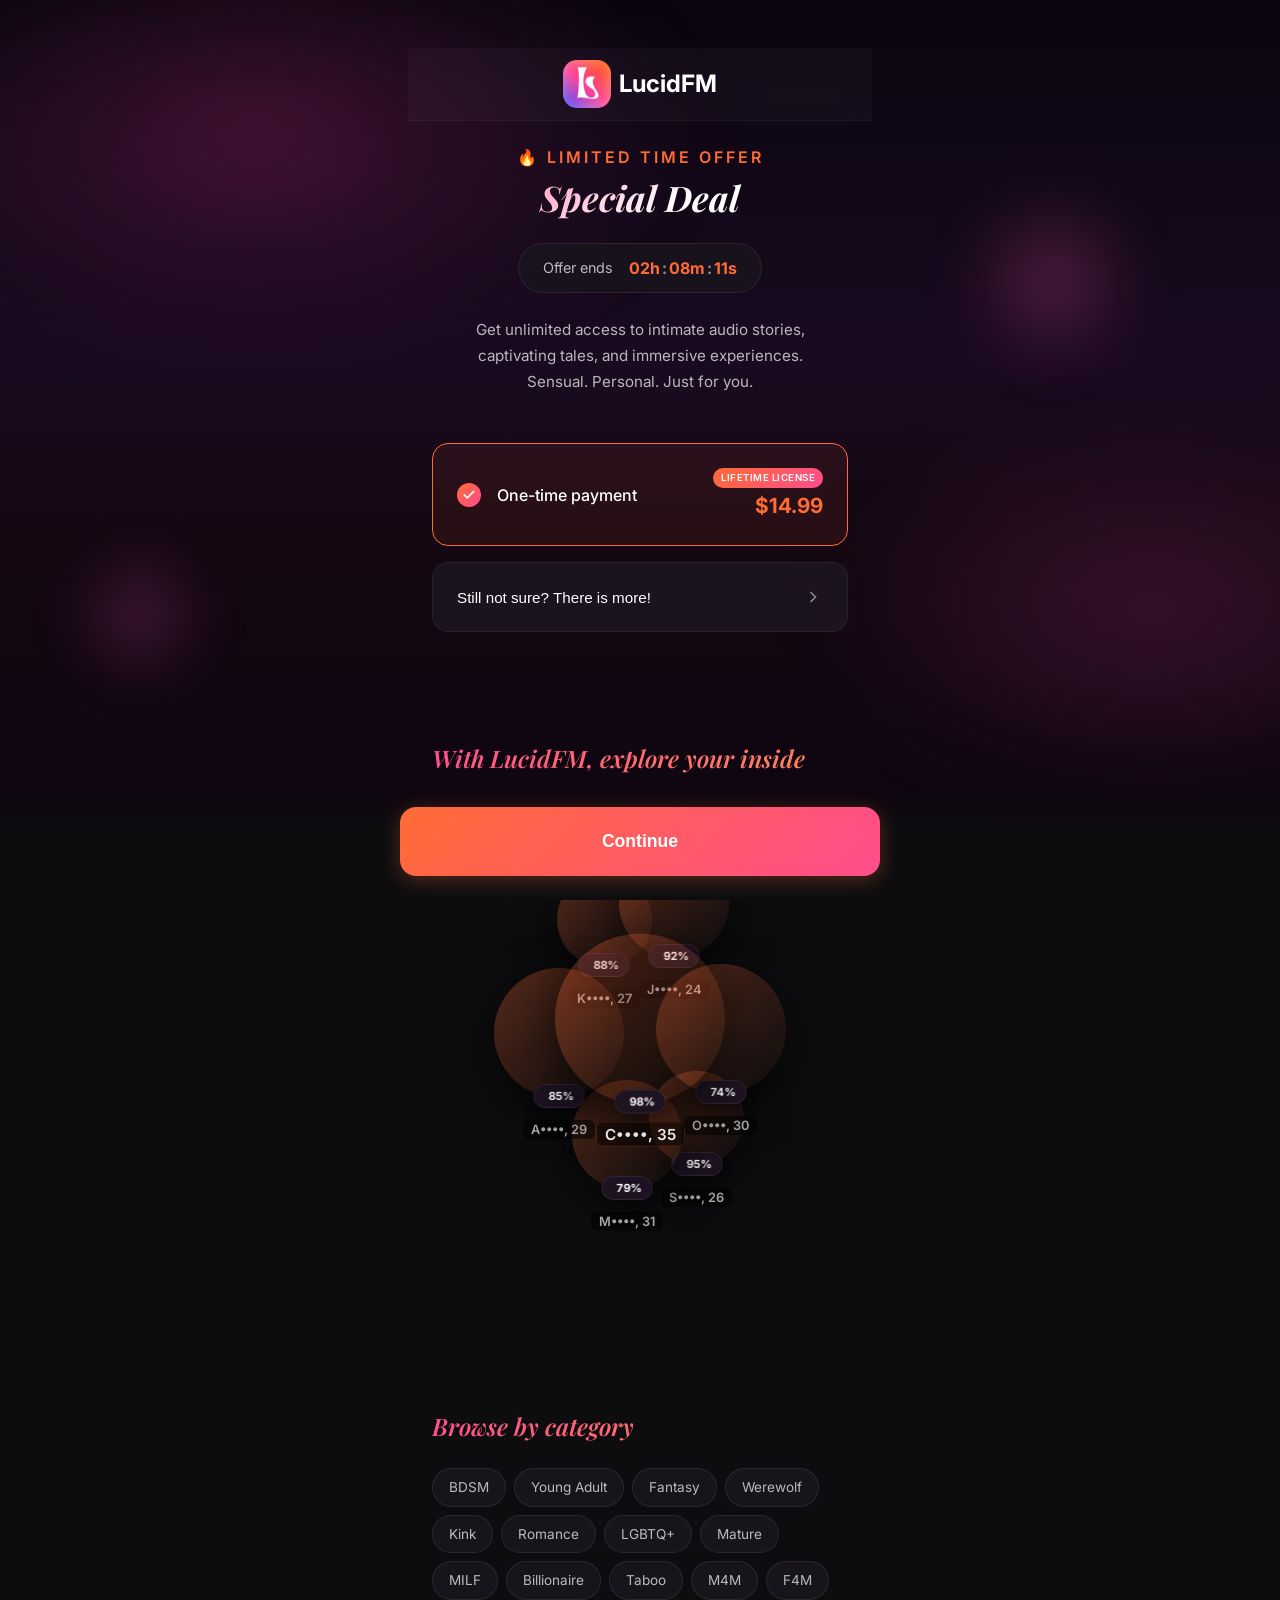
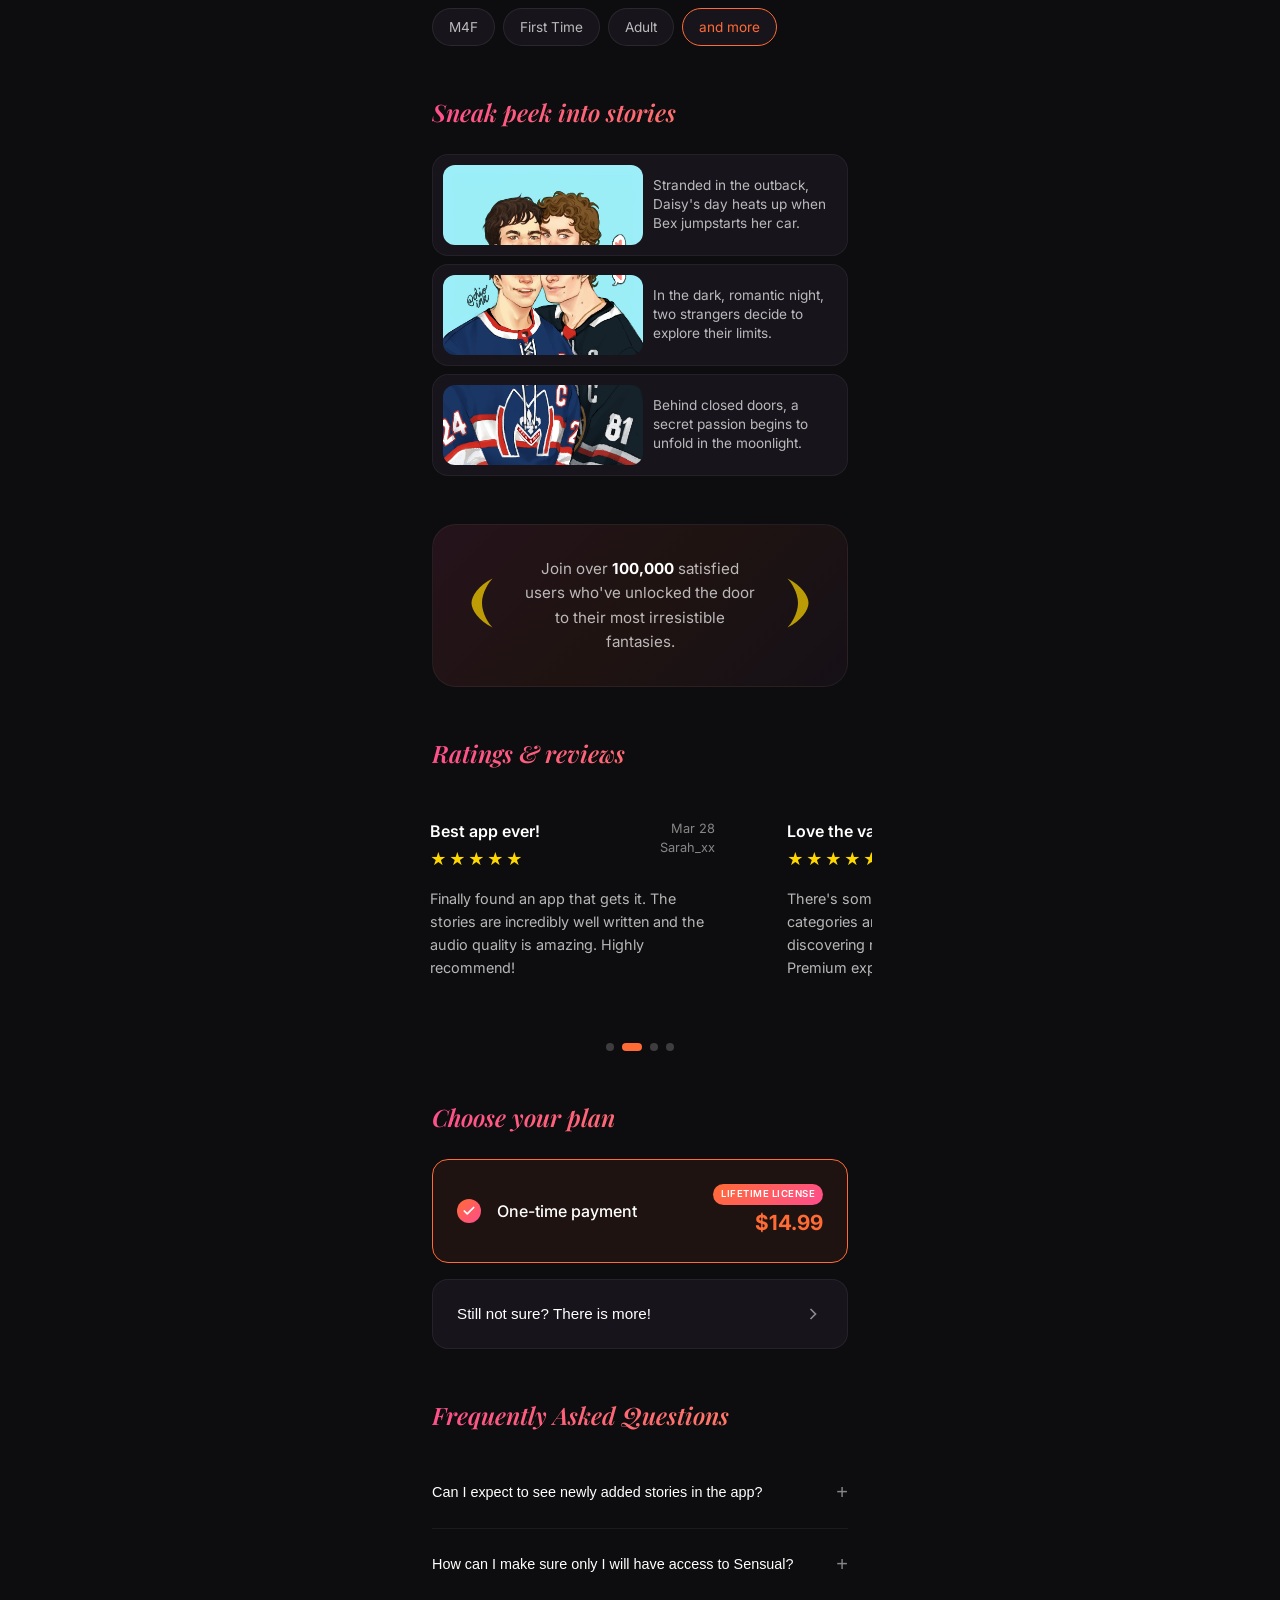
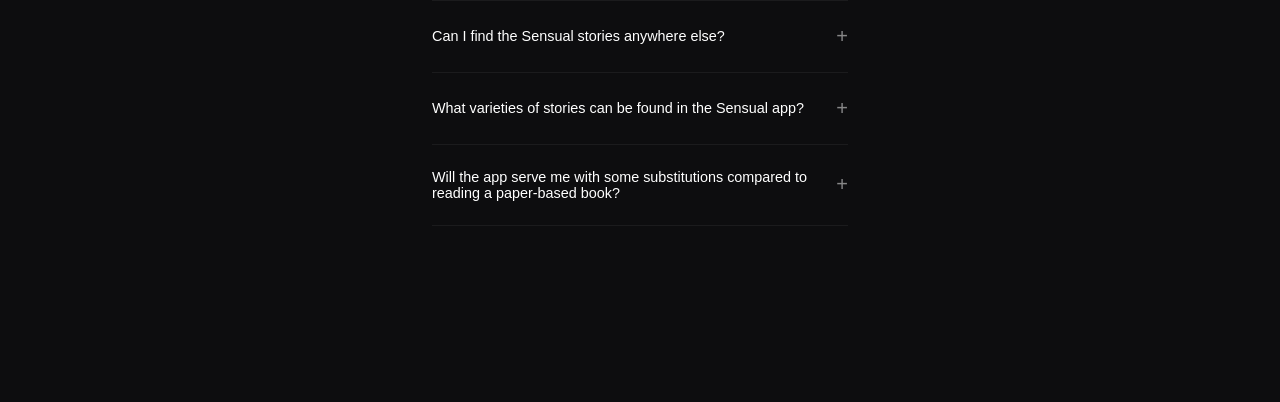
<file: index.html>
<!DOCTYPE html>
<!-- Deployment trigger commit -->
<html lang="en">

<head>
    <meta charset="UTF-8">
    <meta name="viewport" content="width=device-width, initial-scale=1.0, maximum-scale=1.0, user-scalable=no">
    <title>LucidFM - Intimate Audio Stories</title>
    <meta name="description"
        content="Get unlimited access to intimate audio stories, captivating tales, and immersive experiences. Sensual. Personal. Just for you.">
    <link rel="preconnect" href="https://fonts.googleapis.com">
    <link rel="preconnect" href="https://fonts.gstatic.com" crossorigin>
    <link
        href="https://fonts.googleapis.com/css2?family=Playfair+Display:ital,wght@0,400;0,600;0,700;1,400&family=Inter:wght@400;500;600;700&family=Pacifico&display=swap"
        rel="stylesheet">
    <link rel="stylesheet" href="styles.css">
</head>

<body>
    <!-- Background Gradient Overlay -->
    <div class="bg-gradient"></div>

    <!-- Close Button -->
    <!-- Close Button Removed -->

    <!-- Main Content -->
    <main class="app-container">
        <!-- Sticky Header -->
        <h1 class="brand-name">
            <img src="images/app_icon.webp" alt="LucidFM" class="brand-logo">
            LucidFM
        </h1>

        <!-- Hero Section - Special Deal -->
        <section class="hero-section">
            <div class="sale-badge">
                <span class="sale-percent">🔥 Limited Time Offer</span>
                <span class="special-deal">Special Deal</span>
            </div>

            <div class="countdown-box">
                <span class="countdown-label">Offer ends</span>
                <div class="countdown-timer" id="countdown">
                    <span class="time-unit"><span id="hours">02</span>h</span>
                    <span class="time-separator">:</span>
                    <span class="time-unit"><span id="minutes">08</span>m</span>
                    <span class="time-separator">:</span>
                    <span class="time-unit"><span id="seconds">12</span>s</span>
                </div>
            </div>

            <p class="hero-description">
                Get unlimited access to intimate audio stories, captivating tales,
                and immersive experiences. Sensual. Personal. Just for you.
            </p>
        </section>

        <!-- Pricing Card -->
        <section class="pricing-section">
            <div class="pricing-card selected">
                <div class="check-circle">
                    <svg viewBox="0 0 24 24" fill="none">
                        <path d="M20 6L9 17L4 12" stroke="currentColor" stroke-width="3" stroke-linecap="round"
                            stroke-linejoin="round" />
                    </svg>
                </div>
                <span class="plan-name">One-time payment</span>
                <div class="price-tag">
                    <span class="lifetime-badge">Lifetime License</span>
                    <span class="price">$14.99</span>
                </div>
            </div>

            <button class="more-options-btn">
                <span>Still not sure? There is more!</span>
                <svg viewBox="0 0 24 24" fill="none" stroke="currentColor" stroke-width="2">
                    <path d="M9 18l6-6-6-6" />
                </svg>
            </button>
        </section>

        <!-- Benefits Section - Artistic Layout -->
        <section class="benefits-section-artistic">
            <h2 class="section-title gradient-text">With LucidFM, explore your inside</h2>

            <div class="audio-circles-cluster">
                <!-- Center Main Circle -->
                <div class="audio-circle-item circle-main">
                    <div class="circle-image-wrap">
                        <div class="circle-image benefit-img-1"></div>
                        <div class="circle-badge"><i class="fas fa-heart"></i> 98%</div>
                    </div>
                    <div class="circle-info">
                        <span class="circle-name">C••••, 35</span>
                    </div>
                </div>

                <!-- Cluster surrounding circles -->
                <div class="audio-circle-item circle-left">
                    <div class="circle-image-wrap">
                        <div class="circle-image benefit-img-2"></div>
                        <div class="circle-badge"><i class="fas fa-heart"></i> 85%</div>
                    </div>
                    <div class="circle-info"><span class="circle-name">A••••, 29</span></div>
                </div>

                <div class="audio-circle-item circle-right">
                    <div class="circle-image-wrap">
                        <div class="circle-image benefit-img-3"></div>
                        <div class="circle-badge"><i class="fas fa-heart"></i> 74%</div>
                    </div>
                    <div class="circle-info"><span class="circle-name">O••••, 30</span></div>
                </div>

                <div class="audio-circle-item circle-mid-top">
                    <div class="circle-image-wrap">
                        <div class="circle-image benefit-img-1"></div>
                        <div class="circle-badge"><i class="fas fa-heart"></i> 92%</div>
                    </div>
                    <div class="circle-info"><span class="circle-name">J••••, 24</span></div>
                </div>

                <div class="audio-circle-item circle-mid-bottom">
                    <div class="circle-image-wrap">
                        <div class="circle-image benefit-img-2"></div>
                        <div class="circle-badge"><i class="fas fa-heart"></i> 79%</div>
                    </div>
                    <div class="circle-info"><span class="circle-name">M••••, 31</span></div>
                </div>

                <div class="audio-circle-item circle-top-left">
                    <div class="circle-image-wrap">
                        <div class="circle-image benefit-img-3"></div>
                        <div class="circle-badge"><i class="fas fa-heart"></i> 88%</div>
                    </div>
                    <div class="circle-info"><span class="circle-name">K••••, 27</span></div>
                </div>

                <div class="audio-circle-item circle-bottom-right">
                    <div class="circle-image-wrap">
                        <div class="circle-image benefit-img-1"></div>
                        <div class="circle-badge"><i class="fas fa-heart"></i> 95%</div>
                    </div>
                    <div class="circle-info"><span class="circle-name">S••••, 26</span></div>
                </div>

                <!-- Background Small Circles -->
                <div class="audio-circle-item circle-bg-1">
                    <div class="circle-image benefit-img-1"></div>
                </div>
                <div class="audio-circle-item circle-bg-2">
                    <div class="circle-image benefit-img-2"></div>
                </div>
                <div class="audio-circle-item circle-bg-3">
                    <div class="circle-image benefit-img-3"></div>
                </div>
                <div class="audio-circle-item circle-bg-4">
                    <div class="circle-image benefit-img-2"></div>
                </div>
            </div>
        </section>

        <!-- Categories Section -->
        <section class="categories-section">
            <h2 class="section-title gradient-text">Browse by category</h2>

            <div class="categories-grid">
                <span class="category-tag">BDSM</span>
                <span class="category-tag">Young Adult</span>
                <span class="category-tag">Fantasy</span>
                <span class="category-tag">Werewolf</span>
                <span class="category-tag">Kink</span>
                <span class="category-tag">Romance</span>
                <span class="category-tag">LGBTQ+</span>
                <span class="category-tag">Mature</span>
                <span class="category-tag">MILF</span>
                <span class="category-tag">Billionaire</span>
                <span class="category-tag">Taboo</span>
                <span class="category-tag">M4M</span>
                <span class="category-tag">F4M</span>
                <span class="category-tag">M4F</span>
                <span class="category-tag">First Time</span>
                <span class="category-tag">Adult</span>
                <span class="category-tag highlight">and more</span>
            </div>
        </section>

        <!-- Stories Preview Section -->
        <section class="stories-section">
            <h2 class="section-title gradient-text">Sneak peek into stories</h2>

            <div class="stories-grid triptych">
                <div class="story-card triptych-part-1">
                    <div class="story-image story-triptych"></div>
                    <p class="story-description">Stranded in the outback, Daisy's day heats up when Bex jumpstarts her
                        car.</p>
                </div>
                <div class="story-card triptych-part-2">
                    <div class="story-image story-triptych"></div>
                    <p class="story-description">In the dark, romantic night, two strangers decide to explore their
                        limits.</p>
                </div>
                <div class="story-card triptych-part-3">
                    <div class="story-image story-triptych"></div>
                    <p class="story-description">Behind closed doors, a secret passion begins to unfold in the
                        moonlight.</p>
                </div>
            </div>
        </section>

        <!-- Social Proof Banner -->
        <section class="social-proof-section">
            <div class="proof-card">
                <div class="laurel laurel-left">
                    <svg viewBox="0 0 40 80" fill="currentColor">
                        <path d="M35 5c-5 5-15 20-15 35s10 30 15 35c-20-10-30-25-30-35s10-25 30-35z" />
                    </svg>
                </div>
                <p class="proof-text">
                    Join over <strong>100,000</strong> satisfied users who've unlocked the door to their most
                    irresistible fantasies.
                </p>
                <div class="laurel laurel-right">
                    <svg viewBox="0 0 40 80" fill="currentColor">
                        <path d="M5 5c5 5 15 20 15 35s-10 30-15 35c20-10 30-25 30-35S25 15 5 5z" />
                    </svg>
                </div>
            </div>
        </section>

        <!-- Reviews Section -->
        <section class="reviews-section">
            <h2 class="section-title gradient-text">Ratings & reviews</h2>

            <div class="reviews-carousel">
                <div class="reviews-track" id="reviewsTrack">
                    <div class="review-card">
                        <div class="review-header">
                            <div class="review-title-area">
                                <h3 class="review-title">Hot quality content</h3>
                                <div class="stars">★★★★★</div>
                            </div>
                            <div class="review-meta">
                                <span class="review-date">Apr 1</span>
                                <span class="review-author">Molly18</span>
                            </div>
                        </div>
                        <p class="review-text">So I am new to Sensual but thrilled so far. Nice design, engaging
                            stories
                            and the images inside texts are priceless!!!!! Don't w...</p>
                    </div>

                    <div class="review-card">
                        <div class="review-header">
                            <div class="review-title-area">
                                <h3 class="review-title">Best app ever!</h3>
                                <div class="stars">★★★★★</div>
                            </div>
                            <div class="review-meta">
                                <span class="review-date">Mar 28</span>
                                <span class="review-author">Sarah_xx</span>
                            </div>
                        </div>
                        <p class="review-text">Finally found an app that gets it. The stories are incredibly well
                            written and the audio quality is amazing. Highly recommend!</p>
                    </div>

                    <div class="review-card">
                        <div class="review-header">
                            <div class="review-title-area">
                                <h3 class="review-title">Love the variety</h3>
                                <div class="stars">★★★★★</div>
                            </div>
                            <div class="review-meta">
                                <span class="review-date">Mar 25</span>
                                <span class="review-author">Anonymous</span>
                            </div>
                        </div>
                        <p class="review-text">There's something for everyone here. The categories are great and I
                            love
                            discovering new stories every day. Premium experience!</p>
                    </div>

                    <div class="review-card">
                        <div class="review-header">
                            <div class="review-title-area">
                                <h3 class="review-title">Worth every penny</h3>
                                <div class="stars">★★★★★</div>
                            </div>
                            <div class="review-meta">
                                <span class="review-date">Mar 20</span>
                                <span class="review-author">NightOwl22</span>
                            </div>
                        </div>
                        <p class="review-text">The lifetime license is such a steal. I've been using it for a month
                            and
                            the new content keeps coming. Best purchase I've made!</p>
                    </div>
                </div>

                <div class="carousel-dots">
                    <span class="dot"></span>
                    <span class="dot"></span>
                    <span class="dot active"></span>
                    <span class="dot"></span>
                </div>
            </div>
        </section>

        <!-- Choose Your Plan Section -->
        <section class="plan-section">
            <h2 class="section-title gradient-text">Choose your plan</h2>

            <div class="pricing-card selected">
                <div class="check-circle">
                    <svg viewBox="0 0 24 24" fill="none">
                        <path d="M20 6L9 17L4 12" stroke="currentColor" stroke-width="3" stroke-linecap="round"
                            stroke-linejoin="round" />
                    </svg>
                </div>
                <span class="plan-name">One-time payment</span>
                <div class="price-tag">
                    <span class="lifetime-badge">Lifetime License</span>
                    <span class="price">$14.99</span>
                </div>
            </div>

            <button class="more-options-btn">
                <span>Still not sure? There is more!</span>
                <svg viewBox="0 0 24 24" fill="none" stroke="currentColor" stroke-width="2">
                    <path d="M9 18l6-6-6-6" />
                </svg>
            </button>
        </section>

        <!-- FAQ Section -->
        <section class="faq-section">
            <h2 class="section-title gradient-text">Frequently Asked Questions</h2>

            <div class="faq-list">
                <div class="faq-item">
                    <button class="faq-question">
                        <span>Can I expect to see newly added stories in the app?</span>
                        <span class="faq-icon">+</span>
                    </button>
                    <div class="faq-answer">
                        <p>Yes! We add new stories every week to keep your experience fresh and exciting. You'll
                            always
                            have something new to discover.</p>
                    </div>
                </div>

                <div class="faq-item">
                    <button class="faq-question">
                        <span>How can I make sure only I will have access to Sensual?</span>
                        <span class="faq-icon">+</span>
                    </button>
                    <div class="faq-answer">
                        <p>Your account is protected with industry-standard encryption. You can also enable PIN or
                            biometric lock for extra privacy.</p>
                    </div>
                </div>

                <div class="faq-item">
                    <button class="faq-question">
                        <span>Can I find the Sensual stories anywhere else?</span>
                        <span class="faq-icon">+</span>
                    </button>
                    <div class="faq-answer">
                        <p>No, our stories are exclusive to the Sensual app and cannot be found anywhere else.
                            They're
                            created specifically for our community.</p>
                    </div>
                </div>

                <div class="faq-item">
                    <button class="faq-question">
                        <span>What varieties of stories can be found in the Sensual app?</span>
                        <span class="faq-icon">+</span>
                    </button>
                    <div class="faq-answer">
                        <p>We offer a wide range of categories including Romance, Fantasy, BDSM, LGBTQ+, and many
                            more
                            to suit all preferences.</p>
                    </div>
                </div>

                <div class="faq-item">
                    <button class="faq-question">
                        <span>Will the app serve me with some substitutions compared to reading a paper-based
                            book?</span>
                        <span class="faq-icon">+</span>
                    </button>
                    <div class="faq-answer">
                        <p>Absolutely! Our app offers audio narration, interactive elements, and immersive features
                            that
                            traditional books cannot provide.</p>
                    </div>
                </div>
            </div>
        </section>

        <!-- Spacer for fixed button -->
        <div class="bottom-spacer"></div>
    </main>

    <!-- Fixed Continue Button -->
    <div class="fixed-bottom">
        <button class="continue-btn" id="continueBtn">Continue</button>
    </div>

    <script src="script.js"></script>
</body>

</html>
</file>
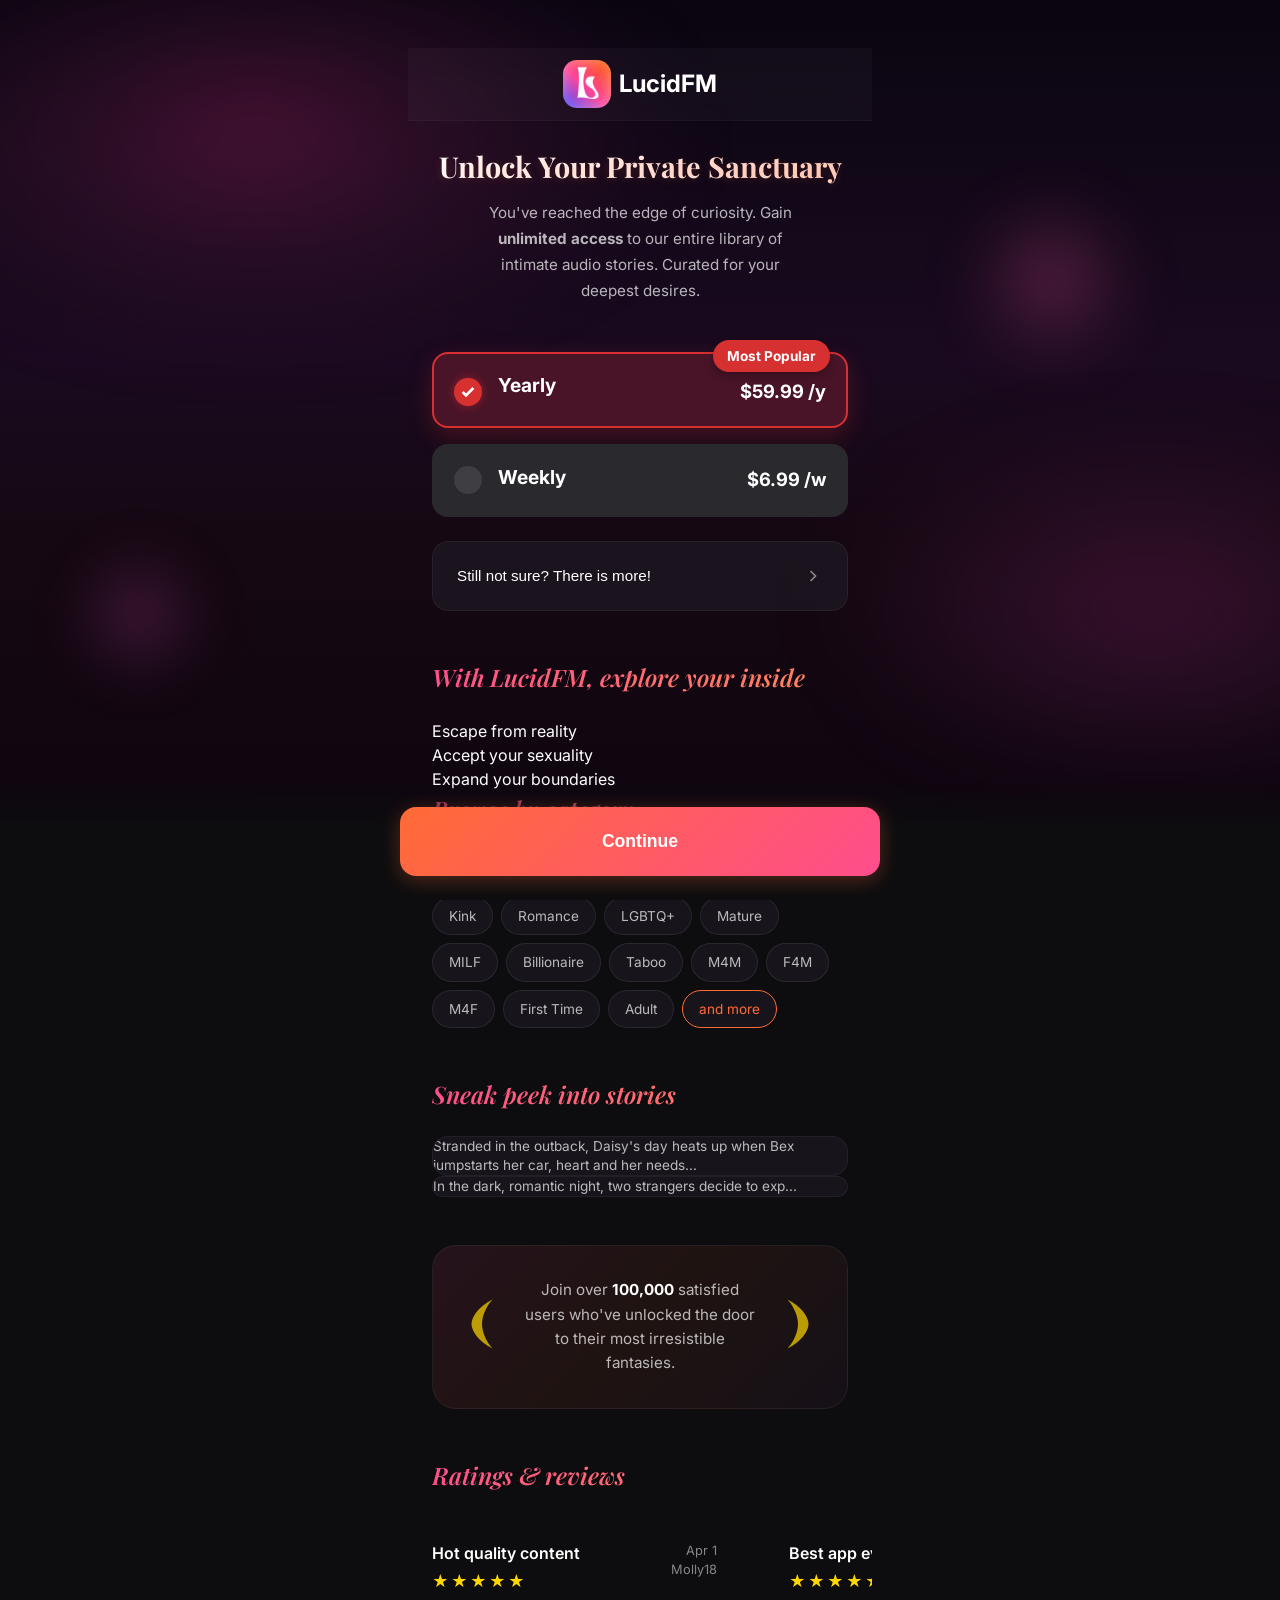
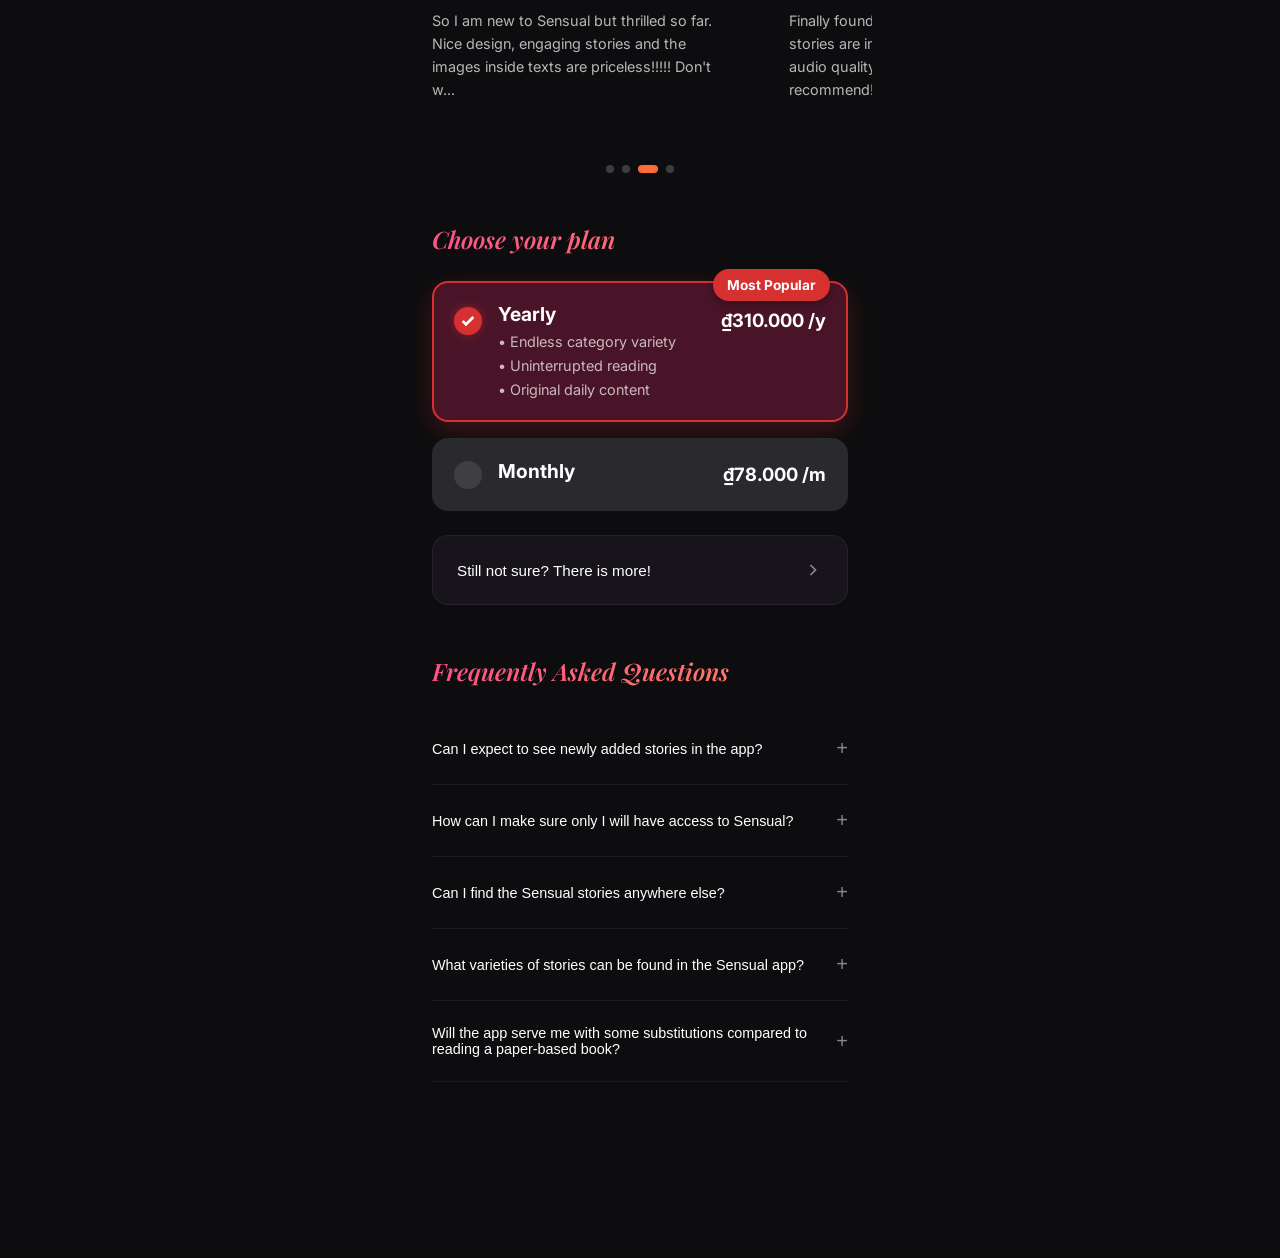
<file: index2.html>
<!DOCTYPE html>
<html lang="en">

<head>
    <meta charset="UTF-8">
    <meta name="viewport" content="width=device-width, initial-scale=1.0, maximum-scale=1.0, user-scalable=no">
    <title>LucidFM - Intimate Audio Stories</title>
    <meta name="description"
        content="Get unlimited access to intimate audio stories, captivating tales, and immersive experiences. Sensual. Personal. Just for you.">
    <link rel="preconnect" href="https://fonts.googleapis.com">
    <link rel="preconnect" href="https://fonts.gstatic.com" crossorigin>
    <link
        href="https://fonts.googleapis.com/css2?family=Playfair+Display:ital,wght@0,400;0,600;0,700;1,400&family=Inter:wght@400;500;600;700&family=Pacifico&display=swap"
        rel="stylesheet">
    <link rel="stylesheet" href="styles.css">
</head>

<body>
    <!-- Background Gradient Overlay -->
    <div class="bg-gradient"></div>

    <!-- Close Button -->
    <!-- Close Button Removed -->

    <!-- Main Content -->
    <main class="app-container">
        <!-- Sticky Header -->
        <h1 class="brand-name">
            <img src="images/app_icon.webp" alt="LucidFM" class="brand-logo">
            LucidFM
        </h1>

        <!-- Hero Section - Special Deal -->
        <section class="hero-section">


            <h2 class="paywall-headline">Unlock Your Private Sanctuary</h2>
            <p class="hero-description">
                You've reached the edge of curiosity. Gain <strong>unlimited access</strong> to our entire library of
                intimate audio stories. Curated for your deepest desires.
            </p>
        </section>

        <!-- Pricing Card -->
        <section class="pricing-section">
            <div class="pricing-stack">
                <!-- Yearly Plan (Selected) -->
                <div class="pricing-card-v2 popular selected" data-stripe-price-id="price_yearly_placeholder">
                    <div class="popular-badge">Most Popular</div>
                    <div class="pricing-row">
                        <div class="selection-icon active">
                            <svg viewBox="0 0 24 24" fill="none" stroke="currentColor" stroke-width="4">
                                <path d="M20 6L9 17L4 12" />
                            </svg>
                        </div>
                        <div class="plan-details">
                            <h3 class="plan-title-v2">Yearly</h3>

                        </div>
                        <div class="plan-price-v2">$59.99 /y</div>
                    </div>
                </div>

                <!-- Weekly Plan -->
                <div class="pricing-card-v2" data-stripe-price-id="price_weekly_placeholder">
                    <div class="pricing-row align-center">
                        <div class="selection-icon"></div>
                        <div class="plan-details">
                            <h3 class="plan-title-v2">Weekly</h3>
                        </div>
                        <div class="plan-price-v2">$6.99 /w</div>
                    </div>
                </div>
            </div>

            <button class="more-options-btn">
                <span>Still not sure? There is more!</span>
                <svg viewBox="0 0 24 24" fill="none" stroke="currentColor" stroke-width="2">
                    <path d="M9 18l6-6-6-6" />
                </svg>
            </button>
        </section>

        <!-- Benefits Section -->
        <section class="benefits-section">
            <section class="benefits-section">
                <h2 class="section-title gradient-text">With LucidFM, explore your inside</h2>

                <div class="benefits-slider">
                    <div class="benefit-card">
                        <div class="benefit-image benefit-img-1">
                            <div class="benefit-overlay"></div>
                        </div>
                        <p class="benefit-text">Escape from reality</p>
                    </div>
                    <div class="benefit-card">
                        <div class="benefit-image benefit-img-2">
                            <div class="benefit-overlay"></div>
                        </div>
                        <p class="benefit-text">Accept your sexuality</p>
                    </div>
                    <div class="benefit-card">
                        <div class="benefit-image benefit-img-3">
                            <div class="benefit-overlay"></div>
                        </div>
                        <p class="benefit-text">Expand your boundaries</p>
                    </div>
                </div>
            </section>

            <!-- Categories Section -->
            <section class="categories-section">
                <h2 class="section-title gradient-text">Browse by category</h2>

                <div class="categories-grid">
                    <span class="category-tag">BDSM</span>
                    <span class="category-tag">Young Adult</span>
                    <span class="category-tag">Fantasy</span>
                    <span class="category-tag">Werewolf</span>
                    <span class="category-tag">Kink</span>
                    <span class="category-tag">Romance</span>
                    <span class="category-tag">LGBTQ+</span>
                    <span class="category-tag">Mature</span>
                    <span class="category-tag">MILF</span>
                    <span class="category-tag">Billionaire</span>
                    <span class="category-tag">Taboo</span>
                    <span class="category-tag">M4M</span>
                    <span class="category-tag">F4M</span>
                    <span class="category-tag">M4F</span>
                    <span class="category-tag">First Time</span>
                    <span class="category-tag">Adult</span>
                    <span class="category-tag highlight">and more</span>
                </div>
            </section>

            <!-- Stories Preview Section -->
            <section class="stories-section">
                <h2 class="section-title gradient-text">Sneak peek into stories</h2>

                <div class="stories-grid">
                    <div class="story-card">
                        <div class="story-image story-img-1">
                            <!-- Badge Removed -->
                        </div>
                        <p class="story-description">Stranded in the outback, Daisy's day heats up when Bex jumpstarts
                            her
                            car, heart and her needs...</p>
                    </div>
                    <div class="story-card">
                        <div class="story-image story-img-2"></div>
                        <p class="story-description">In the dark, romantic night, two strangers decide to exp...</p>
                    </div>
                </div>
            </section>

            <!-- Social Proof Banner -->
            <section class="social-proof-section">
                <div class="proof-card">
                    <div class="laurel laurel-left">
                        <svg viewBox="0 0 40 80" fill="currentColor">
                            <path d="M35 5c-5 5-15 20-15 35s10 30 15 35c-20-10-30-25-30-35s10-25 30-35z" />
                        </svg>
                    </div>
                    <p class="proof-text">
                        Join over <strong>100,000</strong> satisfied users who've unlocked the door to their most
                        irresistible fantasies.
                    </p>
                    <div class="laurel laurel-right">
                        <svg viewBox="0 0 40 80" fill="currentColor">
                            <path d="M5 5c5 5 15 20 15 35s-10 30-15 35c20-10 30-25 30-35S25 15 5 5z" />
                        </svg>
                    </div>
                </div>
            </section>

            <!-- Reviews Section -->
            <section class="reviews-section">
                <h2 class="section-title gradient-text">Ratings & reviews</h2>

                <div class="reviews-carousel">
                    <div class="reviews-track" id="reviewsTrack">
                        <div class="review-card">
                            <div class="review-header">
                                <div class="review-title-area">
                                    <h3 class="review-title">Hot quality content</h3>
                                    <div class="stars">★★★★★</div>
                                </div>
                                <div class="review-meta">
                                    <span class="review-date">Apr 1</span>
                                    <span class="review-author">Molly18</span>
                                </div>
                            </div>
                            <p class="review-text">So I am new to Sensual but thrilled so far. Nice design, engaging
                                stories
                                and the images inside texts are priceless!!!!! Don't w...</p>
                        </div>

                        <div class="review-card">
                            <div class="review-header">
                                <div class="review-title-area">
                                    <h3 class="review-title">Best app ever!</h3>
                                    <div class="stars">★★★★★</div>
                                </div>
                                <div class="review-meta">
                                    <span class="review-date">Mar 28</span>
                                    <span class="review-author">Sarah_xx</span>
                                </div>
                            </div>
                            <p class="review-text">Finally found an app that gets it. The stories are incredibly well
                                written and the audio quality is amazing. Highly recommend!</p>
                        </div>

                        <div class="review-card">
                            <div class="review-header">
                                <div class="review-title-area">
                                    <h3 class="review-title">Love the variety</h3>
                                    <div class="stars">★★★★★</div>
                                </div>
                                <div class="review-meta">
                                    <span class="review-date">Mar 25</span>
                                    <span class="review-author">Anonymous</span>
                                </div>
                            </div>
                            <p class="review-text">There's something for everyone here. The categories are great and I
                                love
                                discovering new stories every day. Premium experience!</p>
                        </div>

                        <div class="review-card">
                            <div class="review-header">
                                <div class="review-title-area">
                                    <h3 class="review-title">Worth every penny</h3>
                                    <div class="stars">★★★★★</div>
                                </div>
                                <div class="review-meta">
                                    <span class="review-date">Mar 20</span>
                                    <span class="review-author">NightOwl22</span>
                                </div>
                            </div>
                            <p class="review-text">The lifetime license is such a steal. I've been using it for a month
                                and
                                the new content keeps coming. Best purchase I've made!</p>
                        </div>
                    </div>

                    <div class="carousel-dots">
                        <span class="dot"></span>
                        <span class="dot"></span>
                        <span class="dot active"></span>
                        <span class="dot"></span>
                    </div>
                </div>
            </section>

            <!-- Choose Your Plan Section -->
            <section class="plan-section">
                <h2 class="section-title gradient-text">Choose your plan</h2>

                <div class="pricing-stack">
                    <!-- Yearly Plan (Selected) -->
                    <div class="pricing-card-v2 popular selected" data-stripe-price-id="price_yearly_placeholder">
                        <div class="popular-badge">Most Popular</div>
                        <div class="pricing-row">
                            <div class="selection-icon active">
                                <svg viewBox="0 0 24 24" fill="none" stroke="currentColor" stroke-width="4">
                                    <path d="M20 6L9 17L4 12" />
                                </svg>
                            </div>
                            <div class="plan-details">
                                <h3 class="plan-title-v2">Yearly</h3>
                                <div class="plan-features-v2">
                                    <p>• Endless category variety</p>
                                    <p>• Uninterrupted reading</p>
                                    <p>• Original daily content</p>
                                </div>
                            </div>
                            <div class="plan-price-v2">₫310.000 /y</div>
                        </div>
                    </div>

                    <!-- Monthly Plan -->
                    <div class="pricing-card-v2" data-stripe-price-id="price_monthly_placeholder">
                        <div class="pricing-row align-center">
                            <div class="selection-icon"></div>
                            <div class="plan-details">
                                <h3 class="plan-title-v2">Monthly</h3>
                            </div>
                            <div class="plan-price-v2">₫78.000 /m</div>
                        </div>
                    </div>
                </div>

                <button class="more-options-btn">
                    <span>Still not sure? There is more!</span>
                    <svg viewBox="0 0 24 24" fill="none" stroke="currentColor" stroke-width="2">
                        <path d="M9 18l6-6-6-6" />
                    </svg>
                </button>
            </section>

            <!-- FAQ Section -->
            <section class="faq-section">
                <h2 class="section-title gradient-text">Frequently Asked Questions</h2>

                <div class="faq-list">
                    <div class="faq-item">
                        <button class="faq-question">
                            <span>Can I expect to see newly added stories in the app?</span>
                            <span class="faq-icon">+</span>
                        </button>
                        <div class="faq-answer">
                            <p>Yes! We add new stories every week to keep your experience fresh and exciting. You'll
                                always
                                have something new to discover.</p>
                        </div>
                    </div>

                    <div class="faq-item">
                        <button class="faq-question">
                            <span>How can I make sure only I will have access to Sensual?</span>
                            <span class="faq-icon">+</span>
                        </button>
                        <div class="faq-answer">
                            <p>Your account is protected with industry-standard encryption. You can also enable PIN or
                                biometric lock for extra privacy.</p>
                        </div>
                    </div>

                    <div class="faq-item">
                        <button class="faq-question">
                            <span>Can I find the Sensual stories anywhere else?</span>
                            <span class="faq-icon">+</span>
                        </button>
                        <div class="faq-answer">
                            <p>No, our stories are exclusive to the Sensual app and cannot be found anywhere else.
                                They're
                                created specifically for our community.</p>
                        </div>
                    </div>

                    <div class="faq-item">
                        <button class="faq-question">
                            <span>What varieties of stories can be found in the Sensual app?</span>
                            <span class="faq-icon">+</span>
                        </button>
                        <div class="faq-answer">
                            <p>We offer a wide range of categories including Romance, Fantasy, BDSM, LGBTQ+, and many
                                more
                                to suit all preferences.</p>
                        </div>
                    </div>

                    <div class="faq-item">
                        <button class="faq-question">
                            <span>Will the app serve me with some substitutions compared to reading a paper-based
                                book?</span>
                            <span class="faq-icon">+</span>
                        </button>
                        <div class="faq-answer">
                            <p>Absolutely! Our app offers audio narration, interactive elements, and immersive features
                                that
                                traditional books cannot provide.</p>
                        </div>
                    </div>
                </div>
            </section>

            <!-- Spacer for fixed button -->
            <div class="bottom-spacer"></div>
    </main>

    <!-- Fixed Continue Button -->
    <div class="fixed-bottom">
        <button class="continue-btn" id="continueBtn">Continue</button>
    </div>

    <script src="script.js"></script>
    <script src="stripe_logic.js"></script>
</body>

</html>
</file>
<file: styles.css>
/* ============================================
   LUCIDFM - Landing Page Styles
   Synchronized with Main App Vibe
   Dark Premium with Flame/Coral Accents
   ============================================ */

/* === Design Tokens === */
:root {
    /* Colors - Matching LucidFM Main App */
    --color-bg-dark: #0d0d0f;
    --color-bg-primary: #121215;
    --color-bg-secondary: #1a1a1f;
    --color-bg-card: rgba(30, 25, 35, 0.7);
    --color-bg-input: rgba(25, 20, 30, 0.9);

    /* Flame/Coral Accent - Primary Brand Color */
    --color-flame: #ff6b35;
    --color-flame-light: #ff8855;
    --color-coral: #ff7b5c;

    /* Pink/Magenta Secondary */
    --color-pink: #ff4d8d;
    --color-pink-light: #ff6fa3;
    --color-magenta: #e84393;

    /* Gradients */
    --gradient-flame: linear-gradient(135deg, #ff6b35 0%, #ff4d8d 100%);
    --gradient-pink: linear-gradient(135deg, #ff4d8d 0%, #ff6fa3 100%);
    --gradient-text: linear-gradient(135deg, #ff6fa3 0%, #ffffff 60%);
    --gradient-text-pink: linear-gradient(135deg, #ff4d8d 0%, #ff8855 100%);
    --gradient-bg: linear-gradient(180deg, #0d0d0f 0%, #1a1020 40%, #15101a 100%);

    --color-text-primary: #ffffff;
    --color-text-secondary: rgba(255, 255, 255, 0.7);
    --color-text-muted: rgba(255, 255, 255, 0.5);

    --color-gold: #ffd700;

    /* Typography */
    --font-display: 'Playfair Display', serif;
    --font-script: 'Pacifico', cursive;
    --font-body: 'Inter', sans-serif;

    /* Spacing */
    --space-xs: 0.5rem;
    --space-sm: 1rem;
    --space-md: 1.5rem;
    --space-lg: 2rem;
    --space-xl: 3rem;

    /* Border Radius */
    --radius-sm: 8px;
    --radius-md: 12px;
    --radius-lg: 16px;
    --radius-xl: 24px;
    --radius-full: 9999px;
}

/* === Reset & Base === */
*,
*::before,
*::after {
    box-sizing: border-box;
    margin: 0;
    padding: 0;
}

html {
    scroll-behavior: smooth;
    -webkit-tap-highlight-color: transparent;
}

body {
    font-family: var(--font-body);
    background: var(--color-bg-dark);
    color: var(--color-text-primary);
    line-height: 1.5;
    overflow-x: hidden;
    min-height: 100vh;
}

/* === Background === */
.bg-gradient {
    position: fixed;
    inset: 0;
    background: linear-gradient(180deg,
            #0a0510 0%,
            #120818 20%,
            #1a0a20 40%,
            #150812 60%,
            #0d0510 100%);
    z-index: -2;
    overflow: hidden;
}

/* Large atmospheric glow - top left pink orb */
.bg-gradient::before {
    content: '';
    position: absolute;
    top: -10%;
    left: -15%;
    width: 70%;
    height: 50%;
    background: radial-gradient(ellipse at center,
            rgba(255, 50, 150, 0.25) 0%,
            rgba(200, 50, 130, 0.15) 25%,
            rgba(150, 40, 100, 0.08) 50%,
            transparent 70%);
    filter: blur(40px);
    animation: floatGlowPrimary 12s ease-in-out infinite;
}

/* Secondary glow - bottom right magenta orb */
.bg-gradient::after {
    content: '';
    position: absolute;
    bottom: 10%;
    right: -20%;
    width: 60%;
    height: 45%;
    background: radial-gradient(ellipse at center,
            rgba(220, 60, 180, 0.2) 0%,
            rgba(180, 50, 140, 0.12) 30%,
            transparent 60%);
    filter: blur(50px);
    animation: floatGlowSecondary 15s ease-in-out infinite;
}

/* Extra floating orbs overlay */
body::before {
    content: '';
    position: fixed;
    top: 20%;
    right: 10%;
    width: 200px;
    height: 200px;
    background: radial-gradient(circle,
            rgba(255, 100, 180, 0.3) 0%,
            rgba(255, 80, 150, 0.15) 30%,
            transparent 60%);
    filter: blur(30px);
    z-index: -1;
    animation: floatOrb1 18s ease-in-out infinite;
    pointer-events: none;
}

body::after {
    content: '';
    position: fixed;
    top: 60%;
    left: 5%;
    width: 150px;
    height: 150px;
    background: radial-gradient(circle,
            rgba(230, 80, 200, 0.25) 0%,
            rgba(200, 60, 160, 0.1) 40%,
            transparent 70%);
    filter: blur(25px);
    z-index: -1;
    animation: floatOrb2 20s ease-in-out infinite;
    pointer-events: none;
}

@keyframes floatGlowPrimary {

    0%,
    100% {
        transform: translate(0, 0) scale(1);
        opacity: 1;
    }

    25% {
        transform: translate(20px, 10px) scale(1.05);
        opacity: 0.9;
    }

    50% {
        transform: translate(40px, -15px) scale(1.1);
        opacity: 1;
    }

    75% {
        transform: translate(15px, 5px) scale(1.02);
        opacity: 0.95;
    }
}

@keyframes floatGlowSecondary {

    0%,
    100% {
        transform: translate(0, 0) scale(1);
        opacity: 0.9;
    }

    33% {
        transform: translate(-30px, -20px) scale(1.08);
        opacity: 1;
    }

    66% {
        transform: translate(-15px, 10px) scale(0.95);
        opacity: 0.85;
    }
}

@keyframes floatOrb1 {

    0%,
    100% {
        transform: translate(0, 0) scale(1);
    }

    25% {
        transform: translate(-30px, 40px) scale(1.1);
    }

    50% {
        transform: translate(20px, 80px) scale(0.9);
    }

    75% {
        transform: translate(-10px, 30px) scale(1.05);
    }
}

@keyframes floatOrb2 {

    0%,
    100% {
        transform: translate(0, 0) scale(1);
    }

    33% {
        transform: translate(40px, -30px) scale(1.15);
    }

    66% {
        transform: translate(-20px, -50px) scale(0.85);
    }
}

/* Remove old animation */
@keyframes floatGlow {

    0%,
    100% {
        transform: translate(0, 0);
    }

    50% {
        transform: translate(30px, -20px);
    }
}

/* === Close Button === */
.close-btn {
    position: fixed;
    top: var(--space-md);
    right: var(--space-md);
    width: 32px;
    height: 32px;
    display: flex;
    align-items: center;
    justify-content: center;
    background: transparent;
    border: none;
    color: var(--color-text-muted);
    font-size: 1.5rem;
    cursor: pointer;
    z-index: 100;
    transition: color 0.3s ease;
}

.close-btn:hover {
    color: var(--color-text-primary);
}

/* === App Container === */
.app-container {
    max-width: 480px;
    margin: 0 auto;
    padding: var(--space-xl) var(--space-md);
    padding-bottom: 120px;
}

/* === Hero Section === */
.hero-section {
    text-align: center;
    margin-bottom: var(--space-xl);
}

.brand-name {
    font-family: var(--font-body);
    font-size: 1.5rem;
    font-weight: 700;
    color: var(--color-text-primary);

    /* Sticky Header Styles */
    position: sticky;
    top: 0;
    z-index: 1000;
    background: rgba(255, 255, 255, 0.03);
    backdrop-filter: blur(12px);
    -webkit-backdrop-filter: blur(12px);

    /* Full Width Compenstation */
    margin: 0 calc(-1 * var(--space-md)) var(--space-md) calc(-1 * var(--space-md));
    padding: 12px var(--space-md);
    border-bottom: 1px solid rgba(255, 255, 255, 0.03);

    display: flex;
    align-items: center;
    justify-content: center;
    gap: var(--space-xs);
}

.brand-logo {
    width: 48px;
    height: 48px;
    object-fit: cover;
    border-radius: 14px;
}

.sale-badge {
    margin-bottom: var(--space-md);
}

.sale-percent {
    display: block;
    font-family: var(--font-body);
    font-size: 1rem;
    font-weight: 600;
    color: var(--color-flame);
    text-transform: uppercase;
    letter-spacing: 3px;
    margin-bottom: var(--space-xs);
}

.special-deal {
    display: block;
    font-family: var(--font-display);
    font-size: 2.2rem;
    font-weight: 700;
    font-style: italic;
    background: var(--gradient-text);
    -webkit-background-clip: text;
    -webkit-text-fill-color: transparent;
    background-clip: text;
    line-height: 1.2;
}

/* === Countdown Box === */
.countdown-box {
    display: inline-flex;
    align-items: center;
    gap: var(--space-sm);
    padding: 0.75rem 1.5rem;
    background: var(--color-bg-input);
    border: 1px solid rgba(255, 255, 255, 0.08);
    border-radius: var(--radius-full);
    margin-bottom: var(--space-md);
}

.countdown-label {
    color: var(--color-text-secondary);
    font-size: 0.9rem;
}

.countdown-timer {
    display: flex;
    align-items: center;
    font-weight: 700;
    font-size: 1rem;
    color: var(--color-flame);
}

.time-separator {
    color: var(--color-text-muted);
    margin: 0 2px;
}

/* === Hero Description === */
.hero-description {
    color: var(--color-text-secondary);
    font-size: 0.95rem;
    line-height: 1.7;
    max-width: 340px;
    margin: 0 auto;
}

/* === Pricing Section === */
.pricing-section,
.plan-section {
    margin-bottom: var(--space-xl);
}

.pricing-card {
    display: flex;
    align-items: center;
    gap: var(--space-sm);
    padding: var(--space-md);
    background: var(--color-bg-card);
    border: 1px solid rgba(255, 255, 255, 0.06);
    border-radius: var(--radius-lg);
    margin-bottom: var(--space-sm);
    cursor: pointer;
    transition: all 0.3s ease;
}

.pricing-card.selected {
    border-color: var(--color-flame);
    background: rgba(255, 107, 53, 0.08);
}

.check-circle {
    width: 24px;
    height: 24px;
    display: flex;
    align-items: center;
    justify-content: center;
    background: var(--gradient-flame);
    border-radius: 50%;
    flex-shrink: 0;
}

.check-circle svg {
    width: 14px;
    height: 14px;
    color: white;
}

.plan-name {
    flex: 1;
    font-weight: 500;
    font-size: 1rem;
}

.price-tag {
    display: flex;
    flex-direction: column;
    align-items: flex-end;
    gap: 2px;
}

.lifetime-badge {
    font-size: 0.6rem;
    padding: 3px 8px;
    background: var(--gradient-flame);
    border-radius: var(--radius-full);
    font-weight: 600;
    text-transform: uppercase;
    letter-spacing: 0.5px;
}

.price {
    font-size: 1.3rem;
    font-weight: 700;
    color: var(--color-flame);
}

/* === More Options Button === */
.more-options-btn {
    display: flex;
    align-items: center;
    justify-content: space-between;
    width: 100%;
    padding: var(--space-md);
    background: var(--color-bg-card);
    border: 1px solid rgba(255, 255, 255, 0.06);
    border-radius: var(--radius-lg);
    color: var(--color-text-primary);
    font-size: 0.95rem;
    cursor: pointer;
    transition: all 0.3s ease;
}

.more-options-btn:hover {
    border-color: rgba(255, 255, 255, 0.12);
    background: rgba(40, 35, 50, 0.8);
}

.more-options-btn svg {
    width: 20px;
    height: 20px;
    color: var(--color-text-muted);
}

/* === Section Titles === */
.section-title {
    font-family: var(--font-display);
    font-size: 1.5rem;
    font-weight: 600;
    font-style: italic;
    margin-bottom: var(--space-md);
}

.gradient-text {
    background: var(--gradient-text-pink);
    -webkit-background-clip: text;
    -webkit-text-fill-color: transparent;
    background-clip: text;
}

/* === Circular Audio Cluster Benefits Section === */
.benefits-section-artistic {
    margin-bottom: var(--space-xl);
    padding: 60px 0;
    overflow: hidden;
}

.audio-circles-cluster {
    position: relative;
    height: 480px;
    /* Taller for spread-out floating feel */
    margin: 20px auto;
    display: flex;
    justify-content: center;
    align-items: center;
}

.audio-circle-item {
    position: absolute;
    border-radius: 50%;
    transition: all 0.6s cubic-bezier(0.23, 1, 0.32, 1);
    cursor: pointer;
    display: flex;
    flex-direction: column;
    align-items: center;
}

/* Animations */
@keyframes breathingPulse {
    0% {
        transform: scale(1);
    }

    50% {
        transform: scale(1.08);
    }

    /* More pronounced zoom */
    100% {
        transform: scale(1);
    }
}

@keyframes slowFloat {
    0% {
        transform: translateY(0) rotate(0deg);
    }

    33% {
        transform: translateY(-15px) rotate(2deg);
    }

    66% {
        transform: translateY(10px) rotate(-1deg);
    }

    100% {
        transform: translateY(0) rotate(0deg);
    }
}

.circle-image-wrap {
    position: relative;
    border-radius: 50%;
    padding: 4px;
    background: linear-gradient(135deg, rgba(255, 107, 53, 0.3), transparent);
    box-shadow: 0 15px 45px rgba(0, 0, 0, 0.6);
}

.circle-image {
    width: 100%;
    height: 100%;
    border-radius: 50%;
    background-size: cover;
    background-position: center;
}

/* Base sizing classes (Logical) */
.circle-main {
    width: 170px;
    z-index: 15;
}

.circle-left,
.circle-right {
    width: 130px;
    z-index: 10;
}

.circle-mid-top,
.circle-mid-bottom {
    width: 110px;
    z-index: 8;
}

.circle-top-left,
.circle-bottom-right {
    width: 95px;
    z-index: 6;
}

.circle-bg-1,
.circle-bg-2,
.circle-bg-3,
.circle-bg-4 {
    width: 65px;
    height: 65px;
    opacity: 0.25;
    z-index: 1;
    filter: blur(2px);
}

/* Apply sizes to images */
.circle-main .circle-image {
    width: 162px;
    height: 162px;
}

.circle-left .circle-image,
.circle-right .circle-image {
    width: 122px;
    height: 122px;
}

.circle-mid-top .circle-image,
.circle-mid-bottom .circle-image {
    width: 102px;
    height: 102px;
}

.circle-top-left .circle-image,
.circle-bottom-right .circle-image {
    width: 87px;
    height: 87px;
}

.circle-bg-1 .circle-image,
.circle-bg-2 .circle-image,
.circle-bg-3 .circle-image,
.circle-bg-4 .circle-image {
    width: 65px;
    height: 65px;
}

/* Positioning the 7 Interactive Circles */
.circle-main {
    top: 50%;
    left: 50%;
    transform: translate(-50%, -50%);
    animation: breathingPulse 4s ease-in-out infinite, slowFloat 8s ease-in-out infinite;
}

.circle-left {
    top: 35%;
    left: 15%;
    animation: breathingPulse 4.5s ease-in-out infinite 0.5s, slowFloat 9s ease-in-out infinite 0.5s;
}

.circle-right {
    bottom: 30%;
    right: 15%;
    animation: breathingPulse 4.5s ease-in-out infinite 1s, slowFloat 10s ease-in-out infinite 1s;
}

.circle-mid-top {
    top: 10%;
    left: 45%;
    animation: breathingPulse 5s ease-in-out infinite 0.2s, slowFloat 7s ease-in-out infinite 0.3s;
}

.circle-mid-bottom {
    bottom: 10%;
    right: 40%;
    animation: breathingPulse 5.2s ease-in-out infinite 0.8s, slowFloat 11s ease-in-out infinite 0.6s;
}

.circle-top-left {
    top: 15%;
    left: 30%;
    animation: breathingPulse 4.8s ease-in-out infinite 1.2s, slowFloat 12s ease-in-out infinite 0.4s;
}

.circle-bottom-right {
    bottom: 15%;
    right: 25%;
    animation: breathingPulse 5.5s ease-in-out infinite 1.5s, slowFloat 9s ease-in-out infinite 1.2s;
}

/* Background Circles */
.circle-bg-1 {
    top: 5%;
    left: 5%;
    animation: slowFloat 15s ease-in-out infinite;
}

.circle-bg-2 {
    bottom: 5%;
    left: 20%;
    animation: slowFloat 18s ease-in-out infinite 1s;
}

.circle-bg-3 {
    top: 25%;
    right: 5%;
    animation: slowFloat 20s ease-in-out infinite 2s;
}

.circle-bg-4 {
    bottom: 10%;
    right: 5%;
    animation: slowFloat 22s ease-in-out infinite 0.5s;
}

/* Badge and Meta */
.circle-badge {
    position: absolute;
    bottom: -10px;
    left: 50%;
    transform: translateX(-50%);
    background: rgba(30, 20, 35, 0.95);
    backdrop-filter: blur(8px);
    border: 1px solid rgba(255, 255, 255, 0.08);
    padding: 3px 10px;
    border-radius: var(--radius-full);
    font-size: 0.7rem;
    font-weight: 700;
    color: white;
    display: flex;
    align-items: center;
    gap: 4px;
    box-shadow: 0 4px 10px rgba(0, 0, 0, 0.3);
}

.circle-badge i {
    color: var(--color-flame);
    font-size: 0.65rem;
}

.circle-info {
    margin-top: 18px;
    text-align: center;
}

.circle-name {
    font-size: 0.8rem;
    font-weight: 600;
    color: var(--color-text-secondary);
    background: rgba(0, 0, 0, 0.5);
    padding: 2px 8px;
    border-radius: 6px;
    white-space: nowrap;
}

.circle-main .circle-name {
    font-size: 0.95rem;
    color: white;
    border: 1px solid rgba(255, 107, 53, 0.2);
}

.audio-circle-item:hover {
    transform: scale(1.1) translateY(-10px) !important;
    z-index: 30;
    animation-play-state: paused;
}



/* === Categories Section === */
.categories-section {
    margin-bottom: var(--space-xl);
}

.categories-grid {
    display: flex;
    flex-wrap: wrap;
    gap: var(--space-xs);
}

.category-tag {
    padding: 0.5rem 1rem;
    background: var(--color-bg-card);
    border: 1px solid rgba(255, 255, 255, 0.08);
    border-radius: var(--radius-full);
    font-size: 0.85rem;
    color: var(--color-text-secondary);
    cursor: pointer;
    transition: all 0.3s ease;
}

.category-tag:hover {
    border-color: var(--color-flame);
    color: var(--color-text-primary);
}

.category-tag.highlight {
    border-color: var(--color-flame);
    color: var(--color-flame);
}

/* === Stories Section - Horizontal Triptych Layout === */
.stories-section {
    margin-bottom: var(--space-xl);
}

.stories-grid.triptych {
    display: flex;
    flex-direction: column;
    /* Stack vertically for horizontal slices */
    gap: 8px;
}

.story-card {
    background: var(--color-bg-card);
    border: 1px solid rgba(255, 255, 255, 0.05);
    border-radius: var(--radius-lg);
    overflow: hidden;
    transition: all 0.3s ease;
    cursor: pointer;
    display: flex;
    /* Image on left or full width? User said horizontal bars. */
    align-items: center;
}

.story-card:hover {
    border-color: var(--color-flame);
    transform: translateX(5px);
}

.story-triptych {
    width: 200px;
    /* Vertical width for the segment */
    min-width: 200px;
    aspect-ratio: 2.5;
    /* Horizontal slice shape */
    background-image: url('images/hockey_story.png');
    background-size: 100% 300%;
    /* Spans 3 cards vertically */
    background-repeat: no-repeat;
    border-radius: var(--radius-md);
    margin: 10px;
}

.triptych-part-1 .story-triptych {
    background-position: center top;
}

.triptych-part-2 .story-triptych {
    background-position: center center;
}

.triptych-part-3 .story-triptych {
    background-position: center bottom;
}

.story-description {
    font-size: 0.85rem;
    color: var(--color-text-secondary);
    line-height: 1.4;
    padding-right: 20px;
}

/* === Social Proof Section === */
.social-proof-section {
    margin-bottom: var(--space-xl);
}

.proof-card {
    display: flex;
    align-items: center;
    justify-content: center;
    gap: var(--space-md);
    padding: var(--space-lg);
    background: linear-gradient(135deg, rgba(255, 77, 141, 0.1) 0%, rgba(255, 107, 53, 0.08) 50%, rgba(100, 50, 100, 0.1) 100%);
    border: 1px solid rgba(255, 255, 255, 0.05);
    border-radius: var(--radius-xl);
    text-align: center;
}

.laurel {
    color: var(--color-gold);
    opacity: 0.7;
}

.laurel svg {
    width: 28px;
    height: 56px;
}

.proof-text {
    font-size: 0.95rem;
    line-height: 1.6;
    color: var(--color-text-secondary);
    max-width: 240px;
}

.proof-text strong {
    color: var(--color-text-primary);
}

/* === Reviews Section === */
.reviews-section {
    margin-bottom: var(--space-xl);
}

.reviews-carousel {
    position: relative;
}

.reviews-track {
    display: flex;
    gap: var(--space-md);
    overflow-x: auto;
    scroll-snap-type: x mandatory;
    scrollbar-width: none;
    margin: 0 calc(-1 * var(--space-md));
    padding: 0 var(--space-md) var(--space-md);
}

.reviews-track::-webkit-scrollbar {
    display: none;
}

.review-card {
    flex-shrink: 0;
    width: 100%;
    scroll-snap-align: start;
    padding: var(--space-md);
    background: transparent;
}

.review-header {
    display: flex;
    justify-content: space-between;
    align-items: flex-start;
    margin-bottom: var(--space-sm);
}

.review-title-area {
    display: flex;
    flex-direction: column;
    gap: 4px;
}

.review-title {
    font-size: 1rem;
    font-weight: 600;
}

.stars {
    color: var(--color-gold);
    font-size: 1rem;
    letter-spacing: 2px;
}

.review-meta {
    text-align: right;
    font-size: 0.8rem;
    color: var(--color-text-muted);
}

.review-author {
    display: block;
}

.review-text {
    font-size: 0.9rem;
    color: var(--color-text-secondary);
    line-height: 1.6;
}

/* === Carousel Dots === */
.carousel-dots {
    display: flex;
    justify-content: center;
    gap: var(--space-xs);
    margin-top: var(--space-sm);
}

.dot {
    width: 8px;
    height: 8px;
    background: rgba(255, 255, 255, 0.2);
    border-radius: 50%;
    cursor: pointer;
    transition: all 0.3s ease;
}

.dot.active {
    background: var(--color-flame);
    width: 20px;
    border-radius: 4px;
}

/* === FAQ Section === */
.faq-section {
    margin-bottom: var(--space-xl);
}

.faq-list {
    display: flex;
    flex-direction: column;
}

.faq-item {
    border-bottom: 1px solid rgba(255, 255, 255, 0.06);
}

.faq-question {
    display: flex;
    justify-content: space-between;
    align-items: center;
    width: 100%;
    padding: var(--space-md) 0;
    background: transparent;
    border: none;
    color: var(--color-text-primary);
    font-size: 0.9rem;
    text-align: left;
    cursor: pointer;
    transition: color 0.3s ease;
}

.faq-question:hover {
    color: var(--color-flame);
}

.faq-icon {
    font-size: 1.25rem;
    color: var(--color-text-muted);
    transition: transform 0.3s ease, color 0.3s ease;
}

.faq-item.open .faq-icon {
    transform: rotate(45deg);
    color: var(--color-flame);
}

.faq-answer {
    max-height: 0;
    overflow: hidden;
    transition: max-height 0.3s ease, padding 0.3s ease;
}

.faq-item.open .faq-answer {
    max-height: 200px;
    padding-bottom: var(--space-md);
}

.faq-answer p {
    color: var(--color-text-secondary);
    font-size: 0.85rem;
    line-height: 1.6;
}

/* === Bottom Spacer === */
.bottom-spacer {
    height: 80px;
}

/* === Fixed Continue Button === */
.fixed-bottom {
    position: fixed;
    bottom: 0;
    left: 0;
    right: 0;
    padding: var(--space-md);
    background: linear-gradient(180deg, transparent 0%, var(--color-bg-dark) 40%);
    z-index: 100;
}

.continue-btn {
    display: block;
    width: 100%;
    max-width: 480px;
    margin: 0 auto;
    padding: var(--space-md);
    background: var(--gradient-flame);
    border: none;
    border-radius: var(--radius-lg);
    color: white;
    font-size: 1.1rem;
    font-weight: 600;
    cursor: pointer;
    transition: all 0.3s ease;
    box-shadow: 0 4px 20px rgba(255, 107, 53, 0.3);
}

.continue-btn:hover {
    transform: translateY(-2px);
    box-shadow: 0 8px 30px rgba(255, 107, 53, 0.4);
}

.continue-btn:active {
    transform: translateY(0);
}

/* === Animations === */
@keyframes fadeInUp {
    from {
        opacity: 0;
        transform: translateY(20px);
    }

    to {
        opacity: 1;
        transform: translateY(0);
    }
}

.hero-section,
.pricing-section,
.benefits-section,
.categories-section,
.stories-section,
.social-proof-section,
.reviews-section,
.plan-section,
.faq-section {
    animation: fadeInUp 0.6s ease both;
}

.hero-section {
    animation-delay: 0.1s;
}

.pricing-section {
    animation-delay: 0.15s;
}

.benefits-section {
    animation-delay: 0.2s;
}

.categories-section {
    animation-delay: 0.25s;
}

/* === Responsive === */
@media (max-width: 360px) {
    .app-container {
        padding: var(--space-lg) var(--space-sm);
    }

    .special-deal {
        font-size: 1.8rem;
    }
}

@media (min-width: 481px) {
    .app-container {
        padding: var(--space-xl) var(--space-lg);
    }

    .benefit-card {
        width: 70%;
    }

    .review-card {
        width: 80%;
    }
}

/* === Reduced Motion === */
@media (prefers-reduced-motion: reduce) {

    *,
    *::before,
    *::after {
        animation-duration: 0.01ms !important;
        animation-iteration-count: 1 !important;
        transition-duration: 0.01ms !important;
    }
}

/* === New Pricing Styles (V2) - Index2 === */
.pricing-stack {
    display: flex;
    flex-direction: column;
    gap: 16px;
    width: 100%;
    margin-bottom: 24px;
}

.pricing-card-v2 {
    background: #2a2a2e;
    border-radius: 16px;
    padding: 20px;
    position: relative;
    border: 2px solid transparent;
    cursor: pointer;
    transition: all 0.3s ease;
}

.pricing-card-v2.popular {
    background: #4a1428;
    border: 2px solid #d63031;
    box-shadow: 0 8px 24px rgba(214, 48, 49, 0.25);
}

.popular-badge {
    position: absolute;
    top: -14px;
    right: 16px;
    background: #d63031;
    color: white;
    font-size: 0.85rem;
    font-weight: 700;
    padding: 6px 14px;
    border-radius: 20px;
    box-shadow: 0 4px 10px rgba(0, 0, 0, 0.3);
}

.pricing-row {
    display: flex;
    align-items: flex-start;
    gap: 16px;
}

.pricing-row.align-center {
    align-items: center;
}

.selection-icon {
    width: 28px;
    height: 28px;
    min-width: 28px;
    border-radius: 50%;
    background: rgba(255, 255, 255, 0.1);
    display: flex;
    align-items: center;
    justify-content: center;
    margin-top: 4px;
}

.pricing-row.align-center .selection-icon {
    margin-top: 0;
}

.selection-icon.active {
    background: #d63031;
    color: white;
    box-shadow: 0 0 10px rgba(214, 48, 49, 0.5);
}

.selection-icon svg {
    width: 16px;
    height: 16px;
}

.plan-details {
    flex: 1;
}

.plan-title-v2 {
    font-size: 1.2rem;
    font-weight: 700;
    color: white;
    margin-bottom: 6px;
    line-height: 1.2;
}

.plan-features-v2 {
    display: flex;
    flex-direction: column;
    gap: 4px;
}

.plan-features-v2 p {
    font-size: 0.9rem;
    color: rgba(255, 255, 255, 0.7);
    margin: 0;
    line-height: 1.4;
}

.plan-price-v2 {
    font-size: 1.15rem;
    font-weight: 700;
    color: white;
    white-space: nowrap;
    align-self: flex-start;
    margin-top: 4px;
}

.pricing-row.align-center .plan-price-v2 {
    align-self: center;
    margin-top: 0;
}

.paywall-headline {
    font-family: var(--font-display);
    font-size: 1.8rem;
    color: white;
    margin-bottom: 12px;
    background: linear-gradient(90deg, #fff, #ffcfbf);
    -webkit-background-clip: text;
    -webkit-text-fill-color: transparent;
    text-shadow: 0 2px 10px rgba(255, 107, 53, 0.2);
}
</file>
